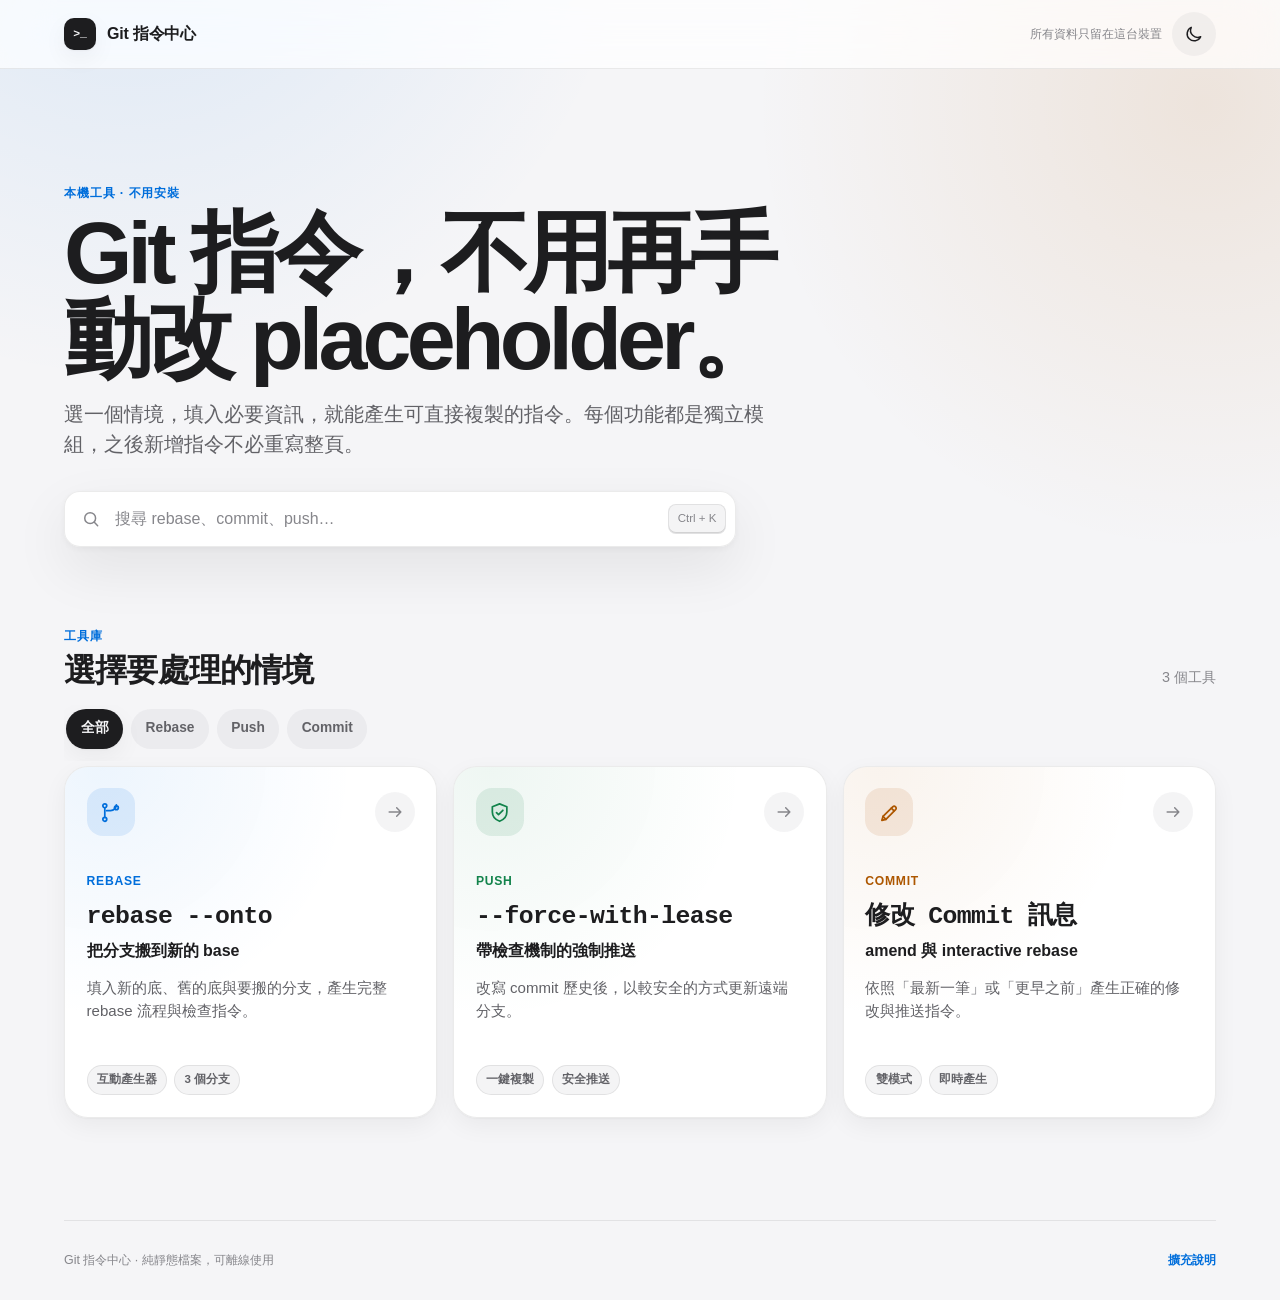
<file: index.html>
<!doctype html>
<html lang="zh-Hant" data-theme="system">
<head>
  <meta charset="utf-8">
  <meta name="viewport" content="width=device-width, initial-scale=1">
  <meta name="description" content="可離線使用、可持續擴充的 Git 指令產生器與筆記中心。">
  <meta name="theme-color" content="#f5f5f7" media="(prefers-color-scheme: light)">
  <meta name="theme-color" content="#000000" media="(prefers-color-scheme: dark)">
  <title>Git 指令中心</title>
  <link rel="icon" href="assets/icons/favicon.svg" type="image/svg+xml">
  <script src="assets/js/theme-init.js"></script>
  <link rel="stylesheet" href="assets/css/tokens.css">
  <link rel="stylesheet" href="assets/css/base.css">
  <link rel="stylesheet" href="assets/css/components.css">
  <link rel="stylesheet" href="assets/css/pages.css">
</head>
<body data-page="home">
  <a class="skip-link" href="#main-content">跳到主要內容</a>

  <header class="topbar" aria-label="主要導覽">
    <div class="topbar__inner">
      <a class="brand" href="index.html" aria-label="Git 指令中心首頁">
        <span class="brand__mark" aria-hidden="true">&gt;_</span>
        <span class="brand__name">Git 指令中心</span>
      </a>
      <div class="topbar__actions">
        <span class="privacy-note">所有資料只留在這台裝置</span>
        <button class="icon-button" id="theme-toggle" type="button" aria-label="切換外觀" title="切換外觀"></button>
      </div>
    </div>
  </header>

  <main id="main-content">
    <section class="hero page-shell" aria-labelledby="hero-title">
      <p class="eyebrow">本機工具 · 不用安裝</p>
      <h1 class="hero__title" id="hero-title">Git 指令，不用再手動改 placeholder。</h1>
      <p class="hero__lede">選一個情境，填入必要資訊，就能產生可直接複製的指令。每個功能都是獨立模組，之後新增指令不必重寫整頁。</p>

      <div class="search-box" role="search">
        <span class="search-box__icon" data-app-icon="search" aria-hidden="true"></span>
        <label class="sr-only" for="command-search">搜尋 Git 指令</label>
        <input id="command-search" type="search" inputmode="search" autocomplete="off" spellcheck="false" placeholder="搜尋 rebase、commit、push…">
        <kbd class="search-box__shortcut" aria-hidden="true">Ctrl + K</kbd>
      </div>
    </section>

    <section class="catalog page-shell" aria-labelledby="catalog-title">
      <div class="section-heading">
        <div>
          <p class="section-kicker">工具庫</p>
          <h2 id="catalog-title">選擇要處理的情境</h2>
        </div>
        <p class="result-count" id="result-count" aria-live="polite"></p>
      </div>

      <div class="filter-row" id="category-filters" aria-label="指令分類"></div>
      <div class="command-grid" id="command-grid"></div>

      <div class="empty-state" id="empty-state" hidden>
        <span class="empty-state__icon" data-app-icon="search" aria-hidden="true"></span>
        <h3>找不到符合的指令</h3>
        <p>換個關鍵字，或清除目前的分類篩選。</p>
        <button class="button button--secondary" id="clear-search" type="button">清除搜尋</button>
      </div>
    </section>
  </main>

  <footer class="site-footer page-shell">
    <p>Git 指令中心 · 純靜態檔案，可離線使用</p>
    <a href="https://github.com/Hon-Lu/git-command-center/blob/main/docs/DEVELOPMENT.md">擴充說明</a>
  </footer>

  <div class="toast" id="toast" role="status" aria-live="polite" aria-atomic="true"></div>

  <script src="data/command-index.js"></script>
  <script src="assets/js/core.js"></script>
  <script src="assets/js/home.js"></script>
</body>
</html>
</file>
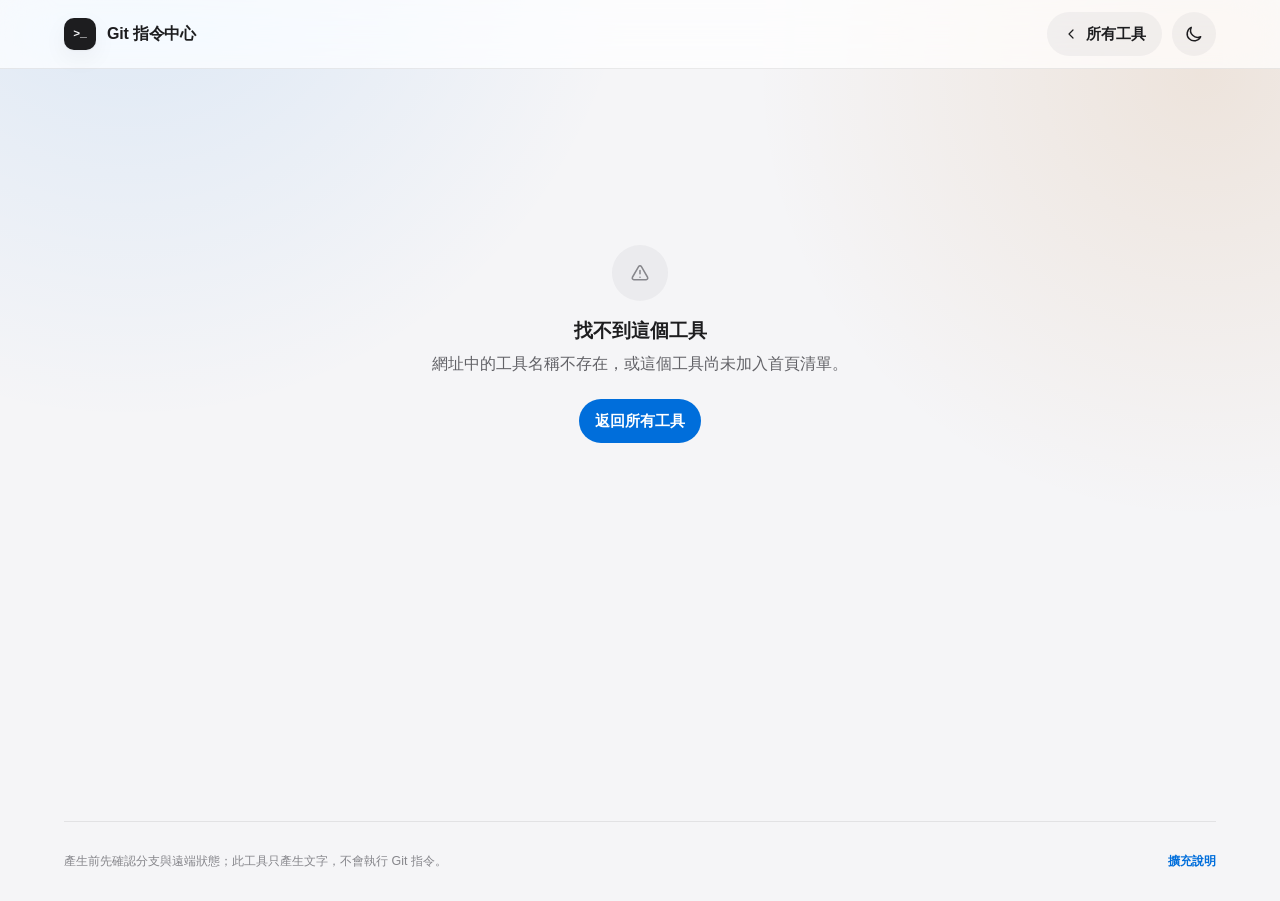
<file: command.html>
<!doctype html>
<html lang="zh-Hant" data-theme="system">
<head>
  <meta charset="utf-8">
  <meta name="viewport" content="width=device-width, initial-scale=1">
  <meta name="description" content="Git 指令產生器與操作說明。">
  <meta name="theme-color" content="#f5f5f7" media="(prefers-color-scheme: light)">
  <meta name="theme-color" content="#000000" media="(prefers-color-scheme: dark)">
  <title>Git 指令中心</title>
  <link rel="icon" href="assets/icons/favicon.svg" type="image/svg+xml">
  <script src="assets/js/theme-init.js"></script>
  <link rel="stylesheet" href="assets/css/tokens.css">
  <link rel="stylesheet" href="assets/css/base.css">
  <link rel="stylesheet" href="assets/css/components.css">
  <link rel="stylesheet" href="assets/css/pages.css">
</head>
<body data-page="command">
  <a class="skip-link" href="#main-content">跳到主要內容</a>

  <header class="topbar" aria-label="主要導覽">
    <div class="topbar__inner">
      <a class="brand" href="index.html" aria-label="返回 Git 指令中心首頁">
        <span class="brand__mark" aria-hidden="true">&gt;_</span>
        <span class="brand__name">Git 指令中心</span>
      </a>
      <div class="topbar__actions">
        <a class="button button--quiet topbar__home" href="index.html">
          <span data-app-icon="chevron-left" aria-hidden="true"></span>
          所有工具
        </a>
        <button class="icon-button" id="theme-toggle" type="button" aria-label="切換外觀" title="切換外觀"></button>
      </div>
    </div>
  </header>

  <main id="main-content" class="page-shell command-shell">
    <div class="loading-state" id="command-loading" aria-live="polite">
      <div class="loading-state__icon" aria-hidden="true"></div>
      <p>正在載入工具…</p>
    </div>
    <article id="command-root"></article>
  </main>

  <footer class="site-footer page-shell">
    <p>產生前先確認分支與遠端狀態；此工具只產生文字，不會執行 Git 指令。</p>
    <a href="https://github.com/Hon-Lu/git-command-center/blob/main/docs/DEVELOPMENT.md">擴充說明</a>
  </footer>

  <div class="toast" id="toast" role="status" aria-live="polite" aria-atomic="true"></div>

  <script src="data/command-index.js"></script>
  <script src="assets/js/core.js"></script>
  <script src="assets/js/command-page.js"></script>
</body>
</html>
</file>
<file: assets/css/tokens.css>
:root {
  color-scheme: light;
  --font-sans: -apple-system, BlinkMacSystemFont, "SF Pro Text", "SF Pro Display", "Segoe UI", "PingFang TC", "Noto Sans TC", sans-serif;
  --font-mono: "SFMono-Regular", Consolas, "Liberation Mono", Menlo, monospace;

  --canvas: #f5f5f7;
  --canvas-elevated: #fbfbfd;
  --surface: rgba(255, 255, 255, 0.72);
  --surface-strong: rgba(255, 255, 255, 0.92);
  --surface-solid: #ffffff;
  --surface-muted: rgba(118, 118, 128, 0.08);
  --text: #1d1d1f;
  --text-secondary: #626267;
  --text-tertiary: #86868b;
  --separator: rgba(0, 0, 0, 0.08);
  --separator-strong: rgba(0, 0, 0, 0.14);
  --blue: #006edb;
  --blue-soft: rgba(0, 113, 227, 0.11);
  --green: #12834b;
  --green-soft: rgba(18, 131, 75, 0.11);
  --orange: #ad5700;
  --orange-soft: rgba(173, 87, 0, 0.11);
  --red: #c90018;
  --red-soft: rgba(201, 0, 24, 0.10);
  --code-bg: #171719;
  --code-text: #f5f5f7;
  --code-muted: #a7a7ad;
  --focus-ring: rgba(0, 113, 227, 0.34);
  --shadow-sm: 0 1px 2px rgba(0, 0, 0, 0.04), 0 8px 24px rgba(0, 0, 0, 0.05);
  --shadow-md: 0 2px 8px rgba(0, 0, 0, 0.05), 0 22px 56px rgba(0, 0, 0, 0.08);
  --shadow-float: 0 18px 60px rgba(0, 0, 0, 0.16);

  --radius-sm: 0.75rem;
  --radius-md: 1rem;
  --radius-lg: 1.5rem;
  --radius-xl: 2rem;
  --page-width: 72rem;
  --content-width: 52rem;
  --topbar-height: 4.25rem;

  --ease-fluid: cubic-bezier(0.22, 1, 0.36, 1);
  --ease-standard: cubic-bezier(0.2, 0.8, 0.2, 1);
  --duration-fast: 120ms;
  --duration-medium: 260ms;
  --duration-slow: 420ms;
}

html[data-theme="dark"] {
  color-scheme: dark;
  --canvas: #000000;
  --canvas-elevated: #0b0b0d;
  --surface: rgba(28, 28, 30, 0.72);
  --surface-strong: rgba(28, 28, 30, 0.92);
  --surface-solid: #1c1c1e;
  --surface-muted: rgba(118, 118, 128, 0.18);
  --text: #f5f5f7;
  --text-secondary: #b0b0b5;
  --text-tertiary: #8e8e93;
  --separator: rgba(255, 255, 255, 0.10);
  --separator-strong: rgba(255, 255, 255, 0.17);
  --blue: #2997ff;
  --blue-soft: rgba(41, 151, 255, 0.16);
  --green: #45c780;
  --green-soft: rgba(69, 199, 128, 0.15);
  --orange: #ff9f45;
  --orange-soft: rgba(255, 159, 69, 0.15);
  --red: #ff5669;
  --red-soft: rgba(255, 86, 105, 0.15);
  --code-bg: #0a0a0b;
  --code-text: #f5f5f7;
  --code-muted: #a7a7ad;
  --focus-ring: rgba(41, 151, 255, 0.42);
  --shadow-sm: 0 1px 2px rgba(0, 0, 0, 0.22), 0 8px 30px rgba(0, 0, 0, 0.28);
  --shadow-md: 0 2px 8px rgba(0, 0, 0, 0.30), 0 24px 64px rgba(0, 0, 0, 0.34);
  --shadow-float: 0 18px 60px rgba(0, 0, 0, 0.52);
}

@media (prefers-color-scheme: dark) {
  html[data-theme="system"] {
    color-scheme: dark;
    --canvas: #000000;
    --canvas-elevated: #0b0b0d;
    --surface: rgba(28, 28, 30, 0.72);
    --surface-strong: rgba(28, 28, 30, 0.92);
    --surface-solid: #1c1c1e;
    --surface-muted: rgba(118, 118, 128, 0.18);
    --text: #f5f5f7;
    --text-secondary: #b0b0b5;
    --text-tertiary: #8e8e93;
    --separator: rgba(255, 255, 255, 0.10);
    --separator-strong: rgba(255, 255, 255, 0.17);
    --blue: #2997ff;
    --blue-soft: rgba(41, 151, 255, 0.16);
    --green: #45c780;
    --green-soft: rgba(69, 199, 128, 0.15);
    --orange: #ff9f45;
    --orange-soft: rgba(255, 159, 69, 0.15);
    --red: #ff5669;
    --red-soft: rgba(255, 86, 105, 0.15);
    --code-bg: #0a0a0b;
    --code-text: #f5f5f7;
    --code-muted: #a7a7ad;
    --focus-ring: rgba(41, 151, 255, 0.42);
    --shadow-sm: 0 1px 2px rgba(0, 0, 0, 0.22), 0 8px 30px rgba(0, 0, 0, 0.28);
    --shadow-md: 0 2px 8px rgba(0, 0, 0, 0.30), 0 24px 64px rgba(0, 0, 0, 0.34);
    --shadow-float: 0 18px 60px rgba(0, 0, 0, 0.52);
  }
}
</file>
<file: assets/css/base.css>
*, *::before, *::after { box-sizing: border-box; }

html {
  scroll-behavior: smooth;
  background: var(--canvas);
  text-size-adjust: 100%;
  -webkit-text-size-adjust: 100%;
}

body {
  min-width: 20rem;
  margin: 0;
  background:
    radial-gradient(circle at 10% -10%, var(--blue-soft), transparent 32rem),
    radial-gradient(circle at 94% 8%, var(--orange-soft), transparent 28rem),
    var(--canvas);
  color: var(--text);
  font-family: var(--font-sans);
  font-size: 1rem;
  line-height: 1.5;
  -webkit-font-smoothing: antialiased;
  text-rendering: optimizeLegibility;
}

button, input { font: inherit; }
button, a { -webkit-tap-highlight-color: transparent; }
button { color: inherit; }
a { color: inherit; text-decoration: none; }
img, svg { display: block; }
svg { width: 1.25em; height: 1.25em; stroke: currentColor; stroke-width: 1.8; stroke-linecap: round; stroke-linejoin: round; }

h1, h2, h3, p, blockquote, pre { margin-top: 0; }
h1, h2, h3 { text-wrap: balance; }
p { text-wrap: pretty; }

code, pre { font-family: var(--font-mono); }
:not(pre) > code {
  padding: 0.12em 0.38em;
  border: 1px solid var(--separator);
  border-radius: 0.42em;
  background: var(--surface-muted);
  font-size: 0.9em;
}

button, [href], input { touch-action: manipulation; }

:focus-visible {
  outline: 3px solid var(--focus-ring);
  outline-offset: 3px;
}

::selection { background: var(--blue-soft); }

[hidden] { display: none !important; }

.sr-only {
  position: absolute !important;
  width: 1px !important;
  height: 1px !important;
  padding: 0 !important;
  margin: -1px !important;
  overflow: hidden !important;
  clip: rect(0, 0, 0, 0) !important;
  white-space: nowrap !important;
  border: 0 !important;
}

.skip-link {
  position: fixed;
  z-index: 1000;
  top: 0.75rem;
  left: 0.75rem;
  padding: 0.65rem 0.9rem;
  border-radius: 0.75rem;
  background: var(--text);
  color: var(--canvas);
  transform: translateY(-150%);
  transition: transform var(--duration-fast) ease-out;
}
.skip-link:focus { transform: translateY(0); }

.page-shell {
  width: min(calc(100% - 2rem), var(--page-width));
  margin-inline: auto;
}

.eyebrow,
.section-kicker {
  margin-bottom: 0.45rem;
  color: var(--blue);
  font-size: 0.78rem;
  font-weight: 700;
  letter-spacing: 0.07em;
  text-transform: uppercase;
}

.helper-text,
.content-intro {
  color: var(--text-secondary);
}

@media (max-width: 40rem) {
  .page-shell { width: min(calc(100% - 1.25rem), var(--page-width)); }
}

@media (prefers-reduced-motion: reduce) {
  html { scroll-behavior: auto; }
  *, *::before, *::after {
    scroll-behavior: auto !important;
    animation-duration: 0.01ms !important;
    animation-iteration-count: 1 !important;
    transition-duration: 0.01ms !important;
  }
}
</file>
<file: assets/css/components.css>
.topbar {
  position: sticky;
  z-index: 100;
  top: 0;
  min-height: var(--topbar-height);
  background: var(--surface);
  border-bottom: 1px solid var(--separator);
  -webkit-backdrop-filter: blur(24px) saturate(180%);
  backdrop-filter: blur(24px) saturate(180%);
}

.topbar__inner {
  width: min(calc(100% - 2rem), var(--page-width));
  min-height: var(--topbar-height);
  margin-inline: auto;
  display: flex;
  align-items: center;
  justify-content: space-between;
  gap: 1rem;
}

.brand {
  min-height: 2.75rem;
  display: inline-flex;
  align-items: center;
  gap: 0.68rem;
  border-radius: 0.8rem;
  font-weight: 680;
  letter-spacing: -0.012em;
}

.brand__mark {
  width: 2rem;
  height: 2rem;
  display: grid;
  place-items: center;
  border-radius: 0.62rem;
  background: var(--text);
  color: var(--canvas);
  font-family: var(--font-mono);
  font-size: 0.72rem;
  font-weight: 800;
  box-shadow: var(--shadow-sm);
}

.topbar__actions {
  display: flex;
  align-items: center;
  gap: 0.6rem;
}

.privacy-note {
  color: var(--text-tertiary);
  font-size: 0.78rem;
}

.icon-button,
.button,
.copy-button,
.filter-chip,
.segmented-control button {
  border: 0;
  cursor: pointer;
  transition:
    transform var(--duration-fast) ease-out,
    background-color var(--duration-medium) var(--ease-fluid),
    color var(--duration-medium) var(--ease-fluid),
    box-shadow var(--duration-medium) var(--ease-fluid),
    opacity var(--duration-fast) ease-out;
}

.icon-button:active,
.button:active,
.copy-button:active,
.filter-chip:active,
.segmented-control button:active { transform: scale(0.97); }

.icon-button {
  width: 2.75rem;
  height: 2.75rem;
  display: grid;
  place-items: center;
  border-radius: 50%;
  background: var(--surface-muted);
}
.icon-button:hover { background: var(--separator); }

.button {
  min-height: 2.75rem;
  padding: 0.68rem 1rem;
  display: inline-flex;
  align-items: center;
  justify-content: center;
  gap: 0.45rem;
  border-radius: 999px;
  font-size: 0.92rem;
  font-weight: 650;
}
.button--primary { background: var(--blue); color: #fff; }
.button--secondary { background: var(--surface-solid); box-shadow: inset 0 0 0 1px var(--separator), var(--shadow-sm); }
.button--quiet { background: var(--surface-muted); }
.button svg { width: 1rem; height: 1rem; }

.search-box {
  width: min(100%, 42rem);
  min-height: 3.5rem;
  margin-top: 2rem;
  display: grid;
  grid-template-columns: auto 1fr auto;
  align-items: center;
  gap: 0.75rem;
  padding: 0.45rem 0.55rem 0.45rem 1rem;
  border: 1px solid var(--separator);
  border-radius: 1rem;
  background: var(--surface-strong);
  box-shadow: var(--shadow-md);
  -webkit-backdrop-filter: blur(18px) saturate(160%);
  backdrop-filter: blur(18px) saturate(160%);
  transition: box-shadow var(--duration-medium) var(--ease-fluid), border-color var(--duration-medium) var(--ease-fluid), transform var(--duration-medium) var(--ease-fluid);
}
.search-box:focus-within {
  border-color: var(--blue);
  box-shadow: 0 0 0 4px var(--focus-ring), var(--shadow-md);
  transform: translateY(-1px);
}
.search-box__icon { color: var(--text-tertiary); }
.search-box input {
  width: 100%;
  min-width: 0;
  border: 0;
  outline: 0;
  background: transparent;
  color: var(--text);
  font-size: 1rem;
}
.search-box input::placeholder { color: var(--text-tertiary); }
.search-box__shortcut {
  padding: 0.35rem 0.55rem;
  border: 1px solid var(--separator);
  border-radius: 0.5rem;
  background: var(--surface-muted);
  color: var(--text-tertiary);
  font-family: var(--font-sans);
  font-size: 0.72rem;
  white-space: nowrap;
  box-shadow: inset 0 -1px 0 var(--separator-strong);
}

.section-heading {
  display: flex;
  align-items: end;
  justify-content: space-between;
  gap: 1rem;
  margin-bottom: 1rem;
}
.section-heading h2 {
  margin-bottom: 0;
  font-size: clamp(1.45rem, 3vw, 2rem);
  line-height: 1.12;
  letter-spacing: -0.025em;
}
.section-heading--compact { margin-bottom: 1rem; }
.result-count { margin: 0; color: var(--text-tertiary); font-size: 0.9rem; }

.filter-row {
  display: flex;
  gap: 0.5rem;
  overflow-x: auto;
  padding: 0.25rem 0.15rem 0.75rem;
  scrollbar-width: none;
}
.filter-row::-webkit-scrollbar { display: none; }
.filter-chip {
  flex: 0 0 auto;
  min-height: 2.5rem;
  padding: 0.52rem 0.9rem;
  border-radius: 999px;
  background: var(--surface-muted);
  color: var(--text-secondary);
  font-size: 0.86rem;
  font-weight: 650;
}
.filter-chip:hover { color: var(--text); }
.filter-chip.is-active { background: var(--text); color: var(--canvas); box-shadow: var(--shadow-sm); }

.command-card {
  position: relative;
  min-height: 22rem;
  padding: 1.35rem;
  display: flex;
  flex-direction: column;
  overflow: hidden;
  border: 1px solid var(--separator);
  border-radius: var(--radius-lg);
  background: var(--surface-strong);
  box-shadow: var(--shadow-sm);
  -webkit-backdrop-filter: blur(18px) saturate(150%);
  backdrop-filter: blur(18px) saturate(150%);
  transition:
    transform var(--duration-medium) var(--ease-fluid),
    box-shadow var(--duration-medium) var(--ease-fluid),
    border-color var(--duration-medium) var(--ease-fluid);
}
.command-card::before {
  content: "";
  position: absolute;
  inset: 0;
  pointer-events: none;
  opacity: 0.65;
  background: radial-gradient(circle at 10% 0%, var(--card-accent-soft), transparent 52%);
}
.command-card:hover {
  transform: translateY(-4px);
  border-color: var(--separator-strong);
  box-shadow: var(--shadow-md);
}
.command-card:active { transform: scale(0.985); }
.command-card--blue { --card-accent: var(--blue); --card-accent-soft: var(--blue-soft); }
.command-card--green { --card-accent: var(--green); --card-accent-soft: var(--green-soft); }
.command-card--orange { --card-accent: var(--orange); --card-accent-soft: var(--orange-soft); }
.command-card__top,
.command-card__body,
.command-card__tags { position: relative; z-index: 1; }
.command-card__top { display: flex; align-items: center; justify-content: space-between; }
.command-card__icon {
  width: 3rem;
  height: 3rem;
  display: grid;
  place-items: center;
  border-radius: 1rem;
  background: var(--card-accent-soft);
  color: var(--card-accent);
}
.command-card__icon svg { width: 1.45rem; height: 1.45rem; }
.command-card__arrow {
  width: 2.5rem;
  height: 2.5rem;
  display: grid;
  place-items: center;
  border-radius: 50%;
  background: var(--surface-muted);
  color: var(--text-tertiary);
  transition: transform var(--duration-medium) var(--ease-fluid), color var(--duration-medium) var(--ease-fluid), background-color var(--duration-medium) var(--ease-fluid);
}
.command-card:hover .command-card__arrow { transform: translateX(3px); color: var(--card-accent); background: var(--card-accent-soft); }
.command-card__body { margin-top: 2.25rem; }
.command-card__category { margin-bottom: 0.5rem; color: var(--card-accent); font-size: 0.76rem; font-weight: 750; letter-spacing: 0.06em; text-transform: uppercase; }
.command-card h3 { margin-bottom: 0.2rem; font-family: var(--font-mono); font-size: clamp(1.25rem, 2vw, 1.55rem); letter-spacing: -0.025em; }
.command-card__label { margin-bottom: 0.9rem; color: var(--text); font-weight: 650; }
.command-card__description { margin-bottom: 0; color: var(--text-secondary); font-size: 0.94rem; }
.command-card__tags { margin-top: auto; padding-top: 1.5rem; display: flex; flex-wrap: wrap; gap: 0.45rem; }
.tag { padding: 0.35rem 0.58rem; border: 1px solid var(--separator); border-radius: 999px; background: var(--surface-muted); color: var(--text-secondary); font-size: 0.72rem; font-weight: 600; }

.empty-state,
.error-state,
.loading-state {
  padding: clamp(3rem, 10vw, 7rem) 1rem;
  text-align: center;
}
.empty-state__icon,
.error-state__icon {
  width: 3.5rem;
  height: 3.5rem;
  margin: 0 auto 1rem;
  display: grid;
  place-items: center;
  border-radius: 50%;
  background: var(--surface-muted);
  color: var(--text-tertiary);
}
.empty-state h3,
.error-state h1 { margin-bottom: 0.45rem; }
.empty-state p,
.error-state p { margin-bottom: 1.4rem; color: var(--text-secondary); }
.loading-state__icon {
  width: 2rem;
  height: 2rem;
  margin: 0 auto 1rem;
  border: 2px solid var(--separator-strong);
  border-top-color: var(--blue);
  border-radius: 50%;
  animation: spin 0.8s linear infinite;
}
@keyframes spin { to { transform: rotate(360deg); } }

.content-card {
  scroll-margin-top: calc(var(--topbar-height) + 1.25rem);
  padding: clamp(1.25rem, 4vw, 2rem);
  border: 1px solid var(--separator);
  border-radius: var(--radius-lg);
  background: var(--surface-strong);
  box-shadow: var(--shadow-sm);
  -webkit-backdrop-filter: blur(18px) saturate(150%);
  backdrop-filter: blur(18px) saturate(150%);
}
.content-card + .content-card { margin-top: 1rem; }
.content-card--accent { background: linear-gradient(145deg, var(--blue-soft), var(--surface-strong) 48%); }
.content-card__heading { display: flex; align-items: flex-start; gap: 0.9rem; margin-bottom: 1rem; }
.content-card__heading h2 { margin-bottom: 0; font-size: clamp(1.25rem, 3vw, 1.65rem); line-height: 1.15; letter-spacing: -0.02em; }
.content-card__icon {
  flex: 0 0 auto;
  width: 2.6rem;
  height: 2.6rem;
  display: grid;
  place-items: center;
  border-radius: 0.85rem;
  background: var(--blue-soft);
  color: var(--blue);
}
.content-card__icon--success { background: var(--green-soft); color: var(--green); }

.code-stack { display: grid; gap: 0.8rem; margin-top: 1rem; }
.code-panel { overflow: hidden; border: 1px solid rgba(255,255,255,0.09); border-radius: 1rem; background: var(--code-bg); color: var(--code-text); box-shadow: inset 0 1px 0 rgba(255,255,255,0.05); }
.code-panel__header {
  min-height: 2.9rem;
  padding: 0.55rem 0.65rem 0.55rem 1rem;
  display: flex;
  align-items: center;
  justify-content: space-between;
  gap: 1rem;
  border-bottom: 1px solid rgba(255,255,255,0.09);
  color: var(--code-muted);
  font-size: 0.76rem;
  font-weight: 650;
  letter-spacing: 0.02em;
}
.code-panel pre { margin: 0; padding: 1.1rem; overflow-x: auto; font-size: 0.86rem; line-height: 1.7; }
.code-panel code { white-space: pre; }
.copy-button {
  min-height: 2rem;
  padding: 0.35rem 0.62rem;
  display: inline-flex;
  align-items: center;
  gap: 0.35rem;
  border-radius: 0.55rem;
  background: rgba(255,255,255,0.09);
  color: var(--code-text);
  font-size: 0.72rem;
  font-weight: 650;
}
.copy-button:hover { background: rgba(255,255,255,0.15); }
.copy-button:disabled { cursor: not-allowed; opacity: 0.38; }
.copy-button.is-copied { background: rgba(69,199,128,0.18); color: #7ee2a9; }
.copy-button svg { width: 0.95rem; height: 0.95rem; }

.form-grid { display: grid; gap: 0.9rem; margin-top: 1.25rem; }
.form-grid--two { grid-template-columns: repeat(2, minmax(0, 1fr)); }
.form-grid--three { grid-template-columns: repeat(3, minmax(0, 1fr)); }
.field { min-width: 0; display: flex; flex-direction: column; gap: 0.35rem; }
.field__label { font-size: 0.88rem; font-weight: 700; }
.field__hint { min-height: 1.25rem; color: var(--text-tertiary); font-size: 0.75rem; }
.field input {
  width: 100%;
  min-height: 3rem;
  padding: 0.7rem 0.8rem;
  border: 1px solid var(--separator-strong);
  border-radius: 0.75rem;
  outline: 0;
  background: var(--surface-solid);
  color: var(--text);
  font-family: var(--font-mono);
  font-size: 0.9rem;
  transition: border-color var(--duration-fast) ease-out, box-shadow var(--duration-fast) ease-out, background-color var(--duration-fast) ease-out;
}
.field input:focus { border-color: var(--blue); box-shadow: 0 0 0 4px var(--focus-ring); }
.field input.is-invalid { border-color: var(--red); background: var(--red-soft); }
.field--explanation { justify-content: center; padding: 0.8rem 1rem; border: 1px solid var(--separator); border-radius: 0.75rem; background: var(--surface-muted); }

.builder-options { margin-top: 1rem; display: grid; border: 1px solid var(--separator); border-radius: 1rem; overflow: hidden; }
.switch-row {
  position: relative;
  min-height: 4.3rem;
  padding: 0.8rem 1rem;
  display: flex;
  align-items: center;
  justify-content: space-between;
  gap: 1rem;
  background: var(--surface-muted);
  cursor: pointer;
}
.switch-row + .switch-row { border-top: 1px solid var(--separator); }
.switch-row--standalone { margin: 1rem 0; border: 1px solid var(--separator); border-radius: 1rem; }
.switch-row > span:first-child { display: grid; gap: 0.15rem; }
.switch-row strong { font-size: 0.86rem; }
.switch-row small { color: var(--text-tertiary); font-size: 0.74rem; }
.switch-row input { position: absolute; opacity: 0; pointer-events: none; }
.switch-control {
  flex: 0 0 auto;
  width: 2.85rem;
  height: 1.75rem;
  padding: 0.16rem;
  border-radius: 999px;
  background: var(--separator-strong);
  transition: background-color var(--duration-medium) var(--ease-fluid);
}
.switch-control::after {
  content: "";
  width: 1.43rem;
  height: 1.43rem;
  display: block;
  border-radius: 50%;
  background: #fff;
  box-shadow: 0 2px 6px rgba(0,0,0,0.25);
  transition: transform var(--duration-medium) var(--ease-fluid);
}
.switch-row input:checked + .switch-control { background: var(--green); }
.switch-row input:checked + .switch-control::after { transform: translateX(1.1rem); }
.switch-row input:focus-visible + .switch-control { outline: 3px solid var(--focus-ring); outline-offset: 3px; }

.inline-validation { min-height: 1.4rem; margin-top: 0.8rem; font-size: 0.78rem; font-weight: 620; }
.inline-validation--success { color: var(--green); }
.inline-validation--warning { color: var(--red); }

.meaning-card { margin-top: 1rem; padding: 1rem; border: 1px solid var(--separator); border-radius: 1rem; background: var(--surface-muted); }
.meaning-card span { display: block; margin-bottom: 0.25rem; color: var(--text-tertiary); font-size: 0.72rem; font-weight: 700; letter-spacing: 0.04em; text-transform: uppercase; }
.meaning-card p { margin: 0; }

.notice { margin-top: 1rem; padding: 1rem; display: grid; grid-template-columns: auto 1fr; gap: 0.75rem; border-radius: 1rem; }
.notice > span { margin-top: 0.12rem; }
.notice strong { display: block; margin-bottom: 0.15rem; }
.notice p { margin: 0; color: var(--text-secondary); font-size: 0.86rem; }
.notice--warning { background: var(--orange-soft); color: var(--orange); }
.notice--warning p { color: var(--text-secondary); }
.notice--info { background: var(--blue-soft); color: var(--blue); }
.notice--info p { color: var(--text-secondary); }

.segmented-control {
  width: min(100%, 28rem);
  margin-top: 1rem;
  padding: 0.25rem;
  display: grid;
  grid-template-columns: repeat(2, 1fr);
  gap: 0.2rem;
  border: 1px solid var(--separator);
  border-radius: 0.85rem;
  background: var(--surface-muted);
}
.segmented-control button { min-height: 2.5rem; border-radius: 0.65rem; background: transparent; color: var(--text-secondary); font-size: 0.86rem; font-weight: 650; }
.segmented-control button.is-active { background: var(--surface-solid); color: var(--text); box-shadow: var(--shadow-sm); }
.builder-panel { padding-top: 0.25rem; }

.use-case-grid { display: grid; grid-template-columns: repeat(2, minmax(0,1fr)); gap: 0.6rem; margin-top: 1rem; }
.use-case-grid span { padding: 0.8rem; border: 1px solid var(--separator); border-radius: 0.75rem; background: var(--surface-muted); font-family: var(--font-mono); font-size: 0.84rem; }
.comparison-grid { display: grid; grid-template-columns: repeat(2, minmax(0,1fr)); gap: 0.75rem; }
.comparison-card { padding: 1rem; border: 1px solid var(--separator); border-radius: 1rem; background: var(--green-soft); }
.comparison-card--warning { background: var(--orange-soft); }
.comparison-card strong { display: block; margin-bottom: 0.3rem; }
.comparison-card p { margin: 0; color: var(--text-secondary); font-size: 0.86rem; }

.diagram { margin: 1rem 0; padding: 1.2rem; border-radius: 1rem; background: var(--code-bg); color: var(--code-text); font-size: 0.9rem; line-height: 1.7; }
blockquote { margin: 1rem 0 0; padding: 0.85rem 1rem; border-left: 3px solid var(--blue); border-radius: 0 0.8rem 0.8rem 0; background: var(--blue-soft); color: var(--text-secondary); }
.example-pair { display: grid; grid-template-columns: repeat(2, minmax(0, 1fr)); gap: 0.75rem; margin-top: 1rem; }
.reference-list { display: grid; gap: 0.65rem; }
.reference-list > div { padding: 0.9rem 1rem; display: grid; grid-template-columns: minmax(8rem, 0.65fr) 1.35fr; align-items: center; gap: 1rem; border: 1px solid var(--separator); border-radius: 0.85rem; background: var(--surface-muted); }
.reference-list span { color: var(--text-secondary); font-size: 0.84rem; }
.reference-list code { overflow-wrap: anywhere; }

.toast {
  position: fixed;
  z-index: 200;
  left: 50%;
  bottom: 1.4rem;
  max-width: min(90vw, 28rem);
  padding: 0.75rem 1rem;
  border: 1px solid rgba(255,255,255,0.10);
  border-radius: 999px;
  background: rgba(28, 28, 30, 0.88);
  color: #fff;
  font-size: 0.85rem;
  font-weight: 620;
  box-shadow: var(--shadow-float);
  opacity: 0;
  transform: translate(-50%, calc(100% + 2rem)) scale(0.96);
  pointer-events: none;
  -webkit-backdrop-filter: blur(18px) saturate(160%);
  backdrop-filter: blur(18px) saturate(160%);
  transition: opacity var(--duration-medium) var(--ease-fluid), transform var(--duration-medium) var(--ease-fluid);
}
.toast.is-visible { opacity: 1; transform: translate(-50%, 0) scale(1); }
.toast[data-type="error"] { background: rgba(120, 0, 18, 0.92); }

@media (max-width: 48rem) {
  .privacy-note { display: none; }
  .form-grid--three, .form-grid--two, .comparison-grid, .example-pair { grid-template-columns: 1fr; }
  .reference-list > div { grid-template-columns: 1fr; gap: 0.3rem; }
}

@media (max-width: 34rem) {
  .brand__name { display: none; }
  .topbar__home { padding-inline: 0.75rem; }
  .search-box__shortcut { display: none; }
  .search-box { grid-template-columns: auto 1fr; }
  .use-case-grid { grid-template-columns: 1fr; }
  .switch-row { align-items: flex-start; }
}

@media (prefers-reduced-transparency: reduce) {
  .topbar, .search-box, .command-card, .content-card { background: var(--surface-solid); -webkit-backdrop-filter: none; backdrop-filter: none; }
  .toast { background: #1c1c1e; -webkit-backdrop-filter: none; backdrop-filter: none; }
}

@media (prefers-contrast: more) {
  .topbar, .search-box, .command-card, .content-card { background: var(--surface-solid); border-color: var(--text-secondary); }
  .button--secondary, .filter-chip, .tag { border: 1px solid var(--text-secondary); }
}
</file>
<file: assets/css/pages.css>
.hero { padding-top: clamp(4rem, 9vw, 8rem); padding-bottom: clamp(3rem, 7vw, 5rem); }
.hero__title { max-width: 54rem; margin-bottom: 1rem; font-size: clamp(2.5rem, 7vw, 5.5rem); line-height: 0.98; letter-spacing: -0.055em; font-weight: 760; }
.hero__lede { max-width: 46rem; margin-bottom: 0; color: var(--text-secondary); font-size: clamp(1rem, 2.2vw, 1.22rem); line-height: 1.55; }
.catalog { padding-bottom: clamp(4rem, 8vw, 7rem); }
.command-grid { display: grid; grid-template-columns: repeat(3, minmax(0, 1fr)); gap: 1rem; margin-top: 0.3rem; }

.site-footer { min-height: 5rem; padding-block: 1.4rem; display: flex; align-items: center; justify-content: space-between; gap: 1rem; border-top: 1px solid var(--separator); color: var(--text-tertiary); font-size: 0.78rem; }
.site-footer p { margin: 0; }
.site-footer a { color: var(--blue); font-weight: 650; }

.command-shell { min-height: calc(100vh - var(--topbar-height) - 5rem); padding-top: clamp(2rem, 5vw, 4rem); padding-bottom: 5rem; }
.command-hero { max-width: 58rem; margin-bottom: clamp(2rem, 5vw, 3.5rem); }
.breadcrumb { min-height: 2.75rem; margin-bottom: 1.4rem; display: inline-flex; align-items: center; gap: 0.35rem; border-radius: 0.7rem; color: var(--text-secondary); font-size: 0.85rem; font-weight: 620; }
.breadcrumb:hover { color: var(--blue); }
.breadcrumb svg { width: 1rem; height: 1rem; }
.command-hero__main { display: grid; grid-template-columns: auto 1fr; align-items: start; gap: 1.25rem; }
.command-hero__icon { width: 4.4rem; height: 4.4rem; display: grid; place-items: center; border-radius: 1.4rem; }
.command-hero__icon svg { width: 2rem; height: 2rem; }
.command-hero__icon--blue { color: var(--blue); background: var(--blue-soft); }
.command-hero__icon--green { color: var(--green); background: var(--green-soft); }
.command-hero__icon--orange { color: var(--orange); background: var(--orange-soft); }
.command-hero h1 { margin-bottom: 0.25rem; font-family: var(--font-mono); font-size: clamp(2rem, 6vw, 4.3rem); line-height: 1; letter-spacing: -0.055em; }
.command-hero__label { margin-bottom: 0.55rem; font-size: clamp(1.05rem, 2vw, 1.25rem); font-weight: 680; }
.command-hero__description { max-width: 42rem; margin-bottom: 0.9rem; color: var(--text-secondary); }
.command-hero__tags { display: flex; flex-wrap: wrap; gap: 0.45rem; }

.command-layout { display: grid; grid-template-columns: 12rem minmax(0, var(--content-width)); gap: clamp(1.5rem, 5vw, 4rem); align-items: start; }
.command-sidebar { position: sticky; top: calc(var(--topbar-height) + 1.5rem); }
.section-nav { display: grid; gap: 0.25rem; }
.section-nav a { min-height: 2.45rem; padding: 0.55rem 0.75rem; display: flex; align-items: center; border-radius: 0.7rem; color: var(--text-tertiary); font-size: 0.82rem; font-weight: 620; transition: background-color var(--duration-medium) var(--ease-fluid), color var(--duration-medium) var(--ease-fluid), transform var(--duration-fast) ease-out; }
.section-nav a:hover { color: var(--text); background: var(--surface-muted); }
.section-nav a:active { transform: scale(0.98); }
.section-nav a.is-active { color: var(--blue); background: var(--blue-soft); }
.command-content { min-width: 0; }
.related-tools { max-width: calc(12rem + var(--content-width) + 4rem); margin-top: 4rem; }
.related-grid { display: grid; grid-template-columns: repeat(2, minmax(0,1fr)); gap: 0.75rem; }
.related-card { min-height: 5rem; padding: 0.9rem 1rem; display: grid; grid-template-columns: auto 1fr auto; align-items: center; gap: 0.75rem; border: 1px solid var(--separator); border-radius: 1rem; background: var(--surface-strong); box-shadow: var(--shadow-sm); transition: transform var(--duration-medium) var(--ease-fluid), box-shadow var(--duration-medium) var(--ease-fluid); }
.related-card:hover { transform: translateY(-2px); box-shadow: var(--shadow-md); }
.related-card:active { transform: scale(0.985); }
.related-card__icon { width: 2.6rem; height: 2.6rem; display: grid; place-items: center; border-radius: 0.8rem; color: var(--blue); background: var(--blue-soft); }
.related-card strong, .related-card small { display: block; }
.related-card strong { font-family: var(--font-mono); font-size: 0.88rem; }
.related-card small { margin-top: 0.15rem; color: var(--text-tertiary); font-size: 0.72rem; }
.related-card__arrow { color: var(--text-tertiary); }

@media (max-width: 62rem) {
  .command-grid { grid-template-columns: repeat(2, minmax(0, 1fr)); }
}

@media (max-width: 50rem) {
  .command-layout { grid-template-columns: 1fr; }
  .command-sidebar { position: static; overflow-x: auto; margin-inline: -0.25rem; scrollbar-width: none; }
  .command-sidebar::-webkit-scrollbar { display: none; }
  .section-nav { display: flex; width: max-content; padding: 0.25rem; }
  .section-nav a { flex: 0 0 auto; }
  .related-tools { max-width: none; }
}

@media (max-width: 40rem) {
  .command-grid { grid-template-columns: 1fr; }
  .command-card { min-height: 20rem; }
  .hero__title { letter-spacing: -0.045em; }
  .command-hero__main { grid-template-columns: 1fr; }
  .command-hero__icon { width: 3.7rem; height: 3.7rem; border-radius: 1.15rem; }
  .command-hero h1 { letter-spacing: -0.045em; }
  .related-grid { grid-template-columns: 1fr; }
  .site-footer { align-items: flex-start; flex-direction: column; }
}
</file>
